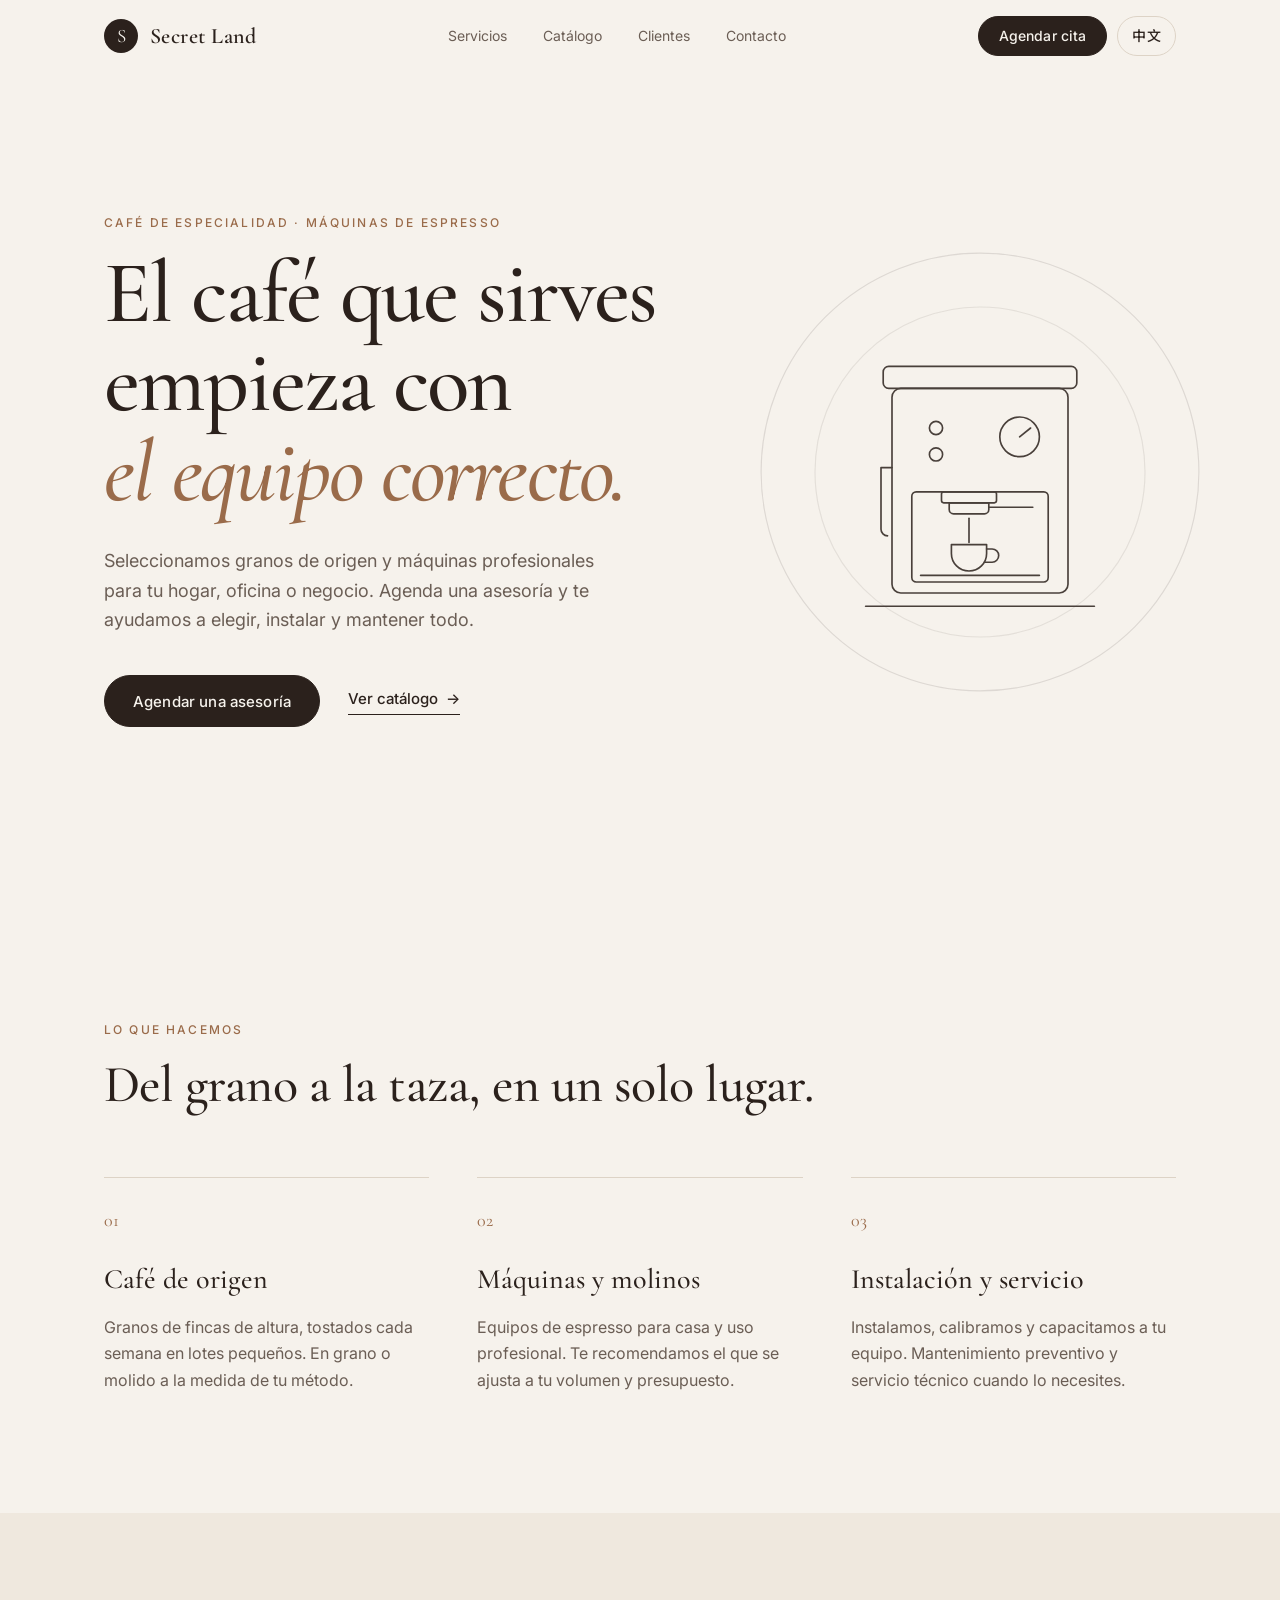
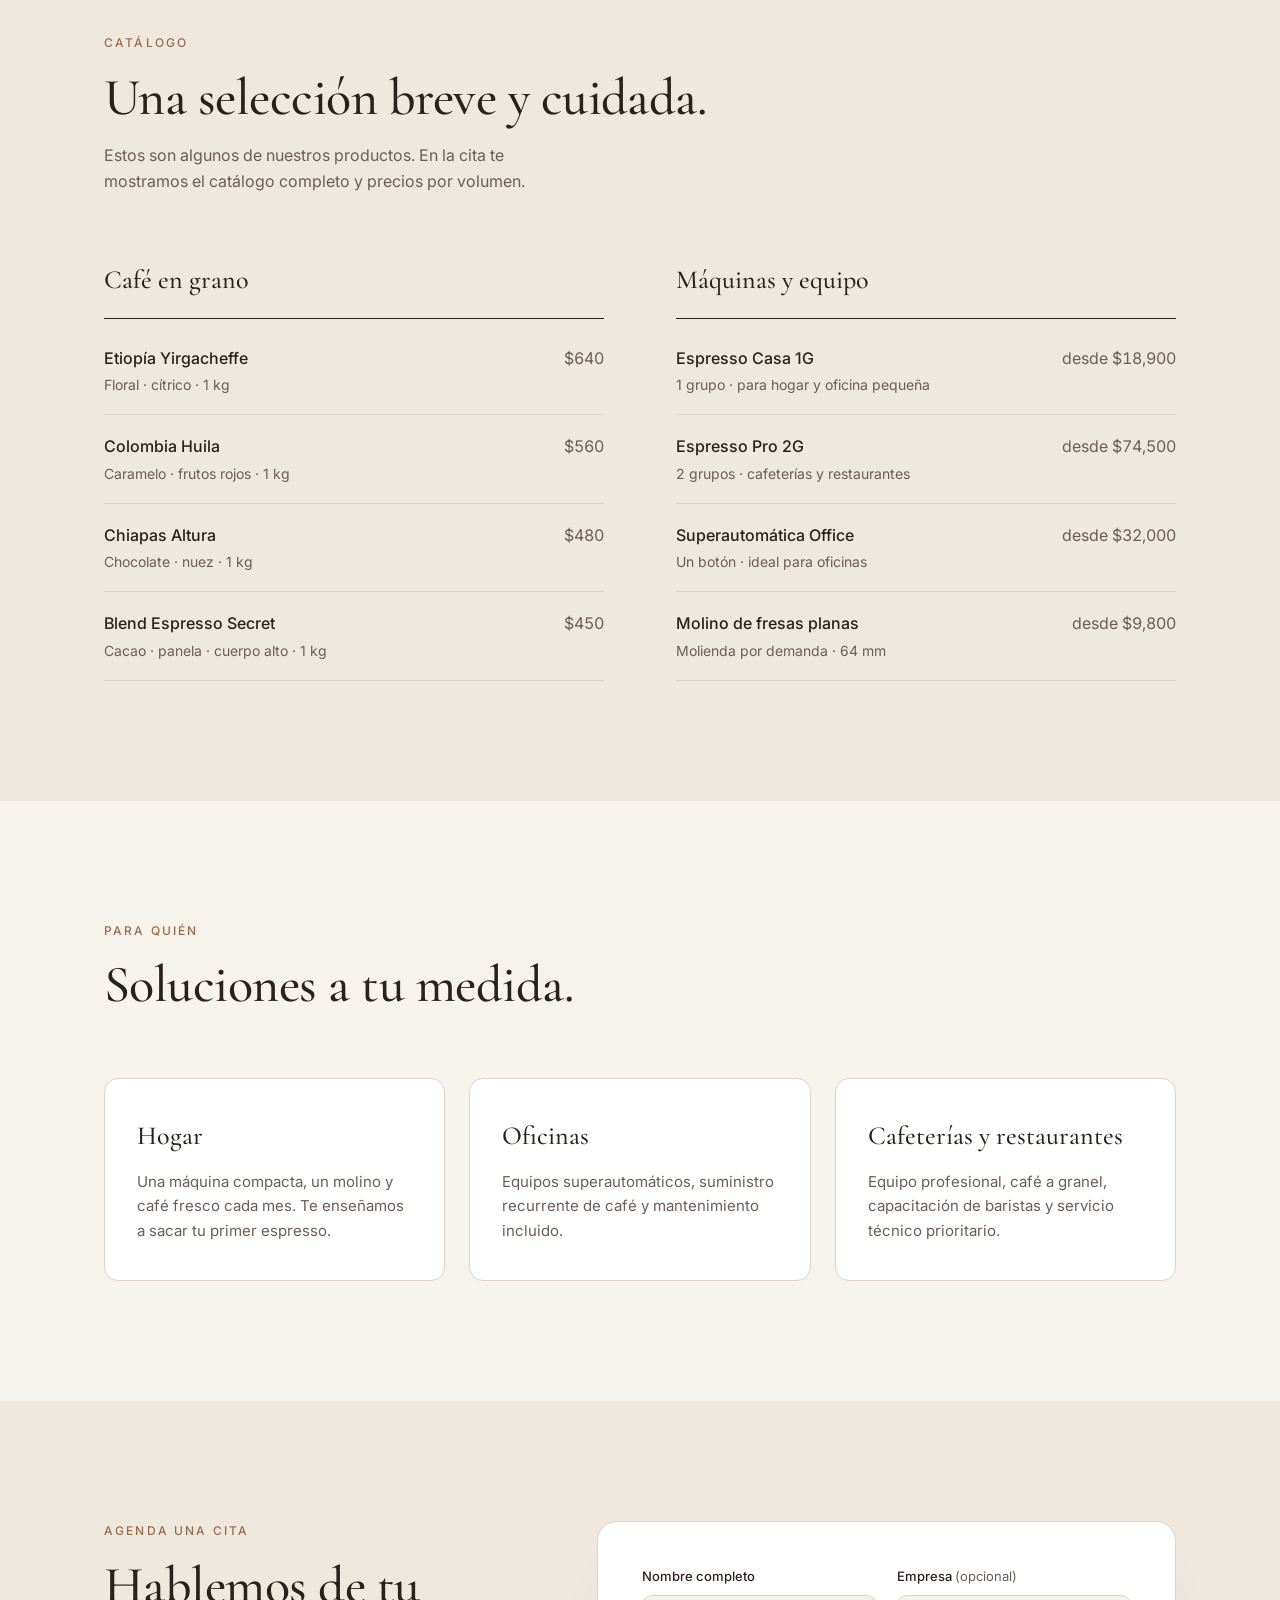
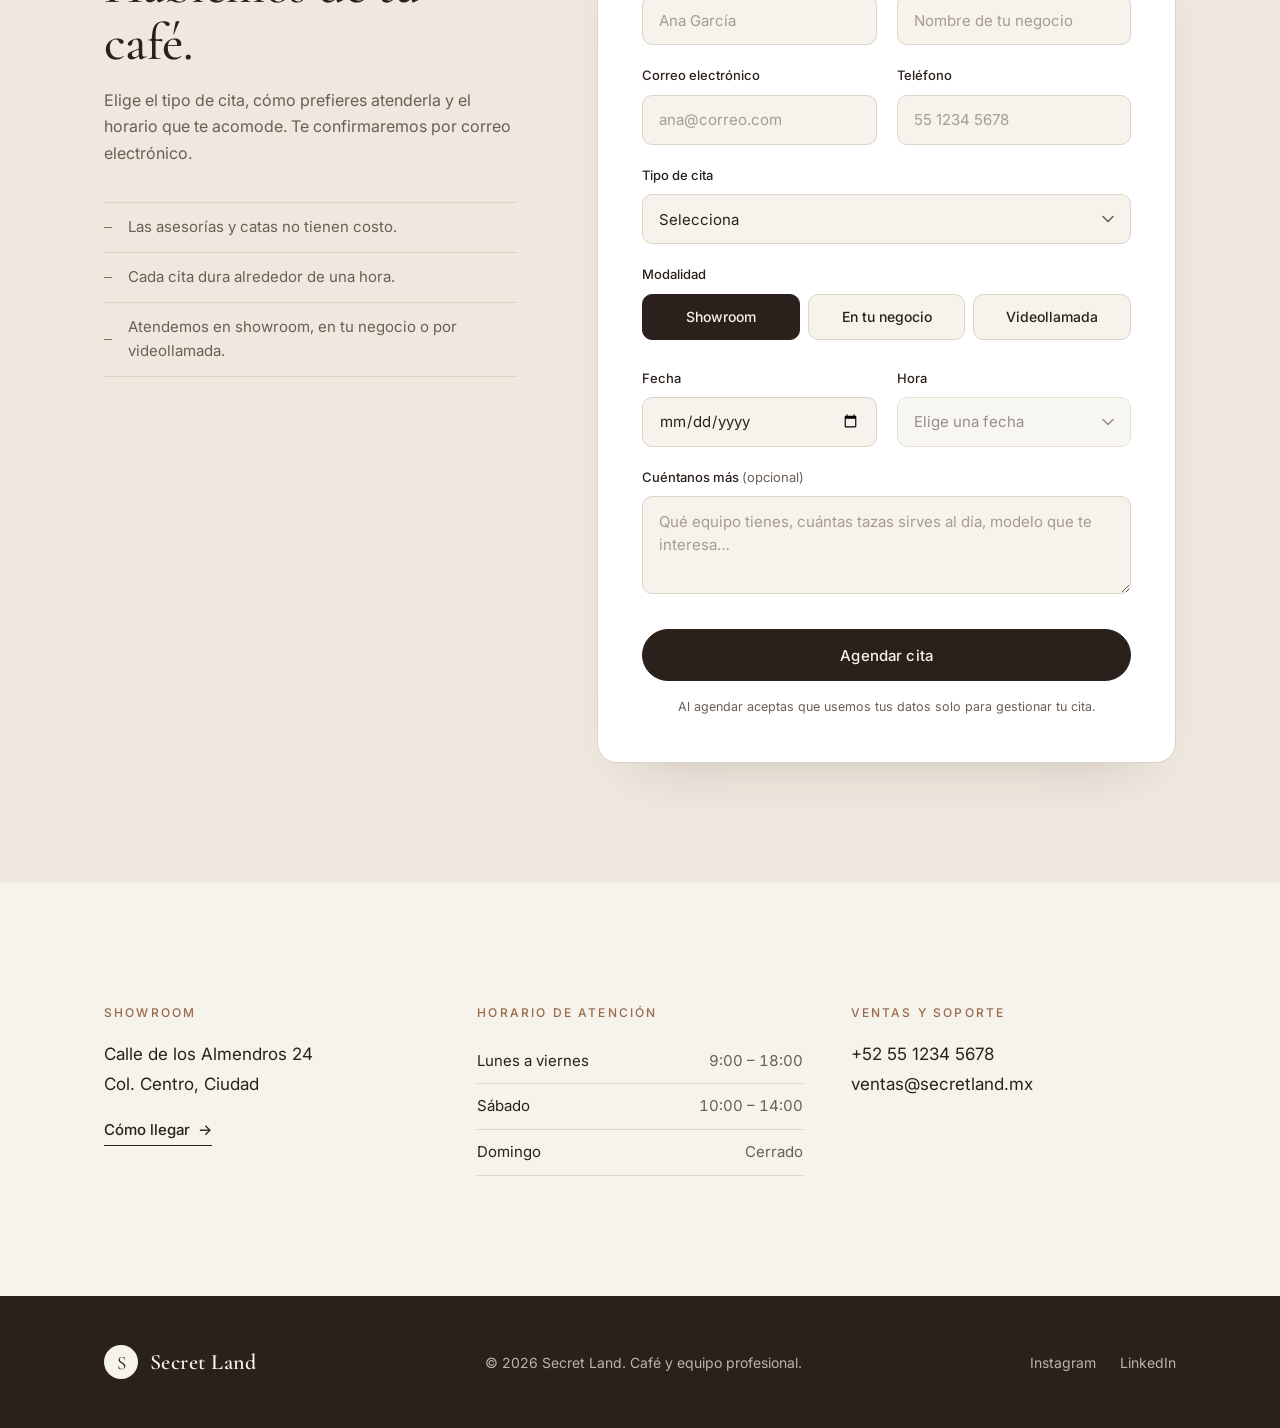
<file: index.html>
<!DOCTYPE html>
<html lang="es">
<head>
  <meta charset="UTF-8">
  <meta name="viewport" content="width=device-width, initial-scale=1.0">
  <title>Secret Land — Café de especialidad y máquinas de café</title>
  <meta name="description" content="Secret Land vende café de especialidad y máquinas de espresso para hogar, oficinas y negocios. Agenda una asesoría, demostración o servicio técnico en línea.">
  <link rel="preconnect" href="https://fonts.googleapis.com">
  <link rel="preconnect" href="https://fonts.gstatic.com" crossorigin>
  <link href="https://fonts.googleapis.com/css2?family=Cormorant+Garamond:ital,wght@0,400;0,500;0,600;1,400&family=Inter:wght@300;400;500;600&family=Noto+Sans+SC:wght@400;500&family=Noto+Serif+SC:wght@400;500;600&display=swap" rel="stylesheet">
  <link rel="stylesheet" href="styles.css">
  <link rel="icon" href="data:image/svg+xml,<svg xmlns='http://www.w3.org/2000/svg' viewBox='0 0 32 32'><circle cx='16' cy='16' r='15' fill='%232B211C'/><text x='16' y='21.5' font-family='Georgia,serif' font-size='15' fill='%23F5F1EA' text-anchor='middle'>S</text></svg>">
</head>
<body>

  <!-- Navegación -->
  <header class="nav" id="nav">
    <div class="container nav__inner">
      <a href="#inicio" class="brand" aria-label="Secret Land, inicio" data-i18n-aria="nav.home">
        <span class="brand__mark" aria-hidden="true">S</span>
        <span class="brand__name">Secret Land</span>
      </a>
      <nav class="nav__links" aria-label="Principal" data-i18n-aria="nav.main">
        <a href="#servicios" data-i18n="nav.services">Servicios</a>
        <a href="#catalogo" data-i18n="nav.catalog">Catálogo</a>
        <a href="#clientes" data-i18n="nav.clients">Clientes</a>
        <a href="#contacto" data-i18n="nav.contact">Contacto</a>
      </nav>
      <div class="nav__actions">
        <a href="#agendar" class="btn btn--small" data-i18n="nav.cta">Agendar cita</a>
        <button type="button" class="lang-toggle" id="lang-toggle" lang="zh-CN" aria-label="Cambiar idioma a chino mandarín" title="Cambiar idioma a chino mandarín">中文</button>
      </div>
    </div>
  </header>

  <main>
    <!-- Hero -->
    <section class="hero" id="inicio">
      <div class="container hero__inner">
        <p class="eyebrow reveal" data-i18n="hero.eyebrow">Café de especialidad · Máquinas de espresso</p>
        <h1 class="hero__title reveal" data-i18n-html="hero.title">El café que sirves<br>empieza con<br><em>el equipo correcto.</em></h1>
        <p class="hero__lead reveal" data-i18n="hero.lead">Seleccionamos granos de origen y máquinas profesionales para tu hogar, oficina o negocio. Agenda una asesoría y te ayudamos a elegir, instalar y mantener todo.</p>
        <div class="hero__actions reveal">
          <a href="#agendar" class="btn" data-i18n="hero.cta">Agendar una asesoría</a>
          <a href="#catalogo" class="link-arrow"><span data-i18n="hero.catalog">Ver catálogo</span> <span aria-hidden="true">→</span></a>
        </div>
      </div>
      <div class="hero__art" aria-hidden="true">
        <svg viewBox="0 0 400 400" fill="none" xmlns="http://www.w3.org/2000/svg">
          <circle cx="200" cy="200" r="199" stroke="currentColor" stroke-opacity=".14"/>
          <circle cx="200" cy="200" r="150" stroke="currentColor" stroke-opacity=".10"/>
          <g stroke="currentColor" stroke-width="1.5" stroke-linecap="round" stroke-linejoin="round">
            <!-- Calientatazas -->
            <rect x="112" y="104" width="176" height="20" rx="5"/>
            <!-- Cuerpo -->
            <path d="M128 124h144a8 8 0 0 1 8 8v170a8 8 0 0 1-8 8H128a8 8 0 0 1-8-8V132a8 8 0 0 1 8-8Z"/>
            <!-- Manómetro y botones -->
            <circle cx="236" cy="168" r="18"/>
            <path d="M236 168l10-8"/>
            <circle cx="160" cy="160" r="6"/>
            <circle cx="160" cy="184" r="6"/>
            <!-- Hueco de extracción -->
            <rect x="138" y="218" width="124" height="82" rx="4"/>
            <!-- Grupo y portafiltro -->
            <rect x="165" y="218" width="50" height="10" rx="2"/>
            <path d="M172 228h36v6a4 4 0 0 1-4 4h-28a4 4 0 0 1-4-4v-6Z"/>
            <path d="M208 232h40"/>
            <!-- Chorro de café -->
            <path class="pour" d="M190 242v22"/>
            <!-- Taza -->
            <path d="M174 266h32v8a16 16 0 0 1-32 0v-8Z"/>
            <path d="M206 270h5a6 6 0 0 1 0 12h-7"/>
            <!-- Bandeja -->
            <path d="M146 294h108"/>
            <!-- Vaporizador -->
            <path d="M120 196h-10v56a6 6 0 0 0 6 6"/>
            <!-- Base -->
            <path d="M96 322h208"/>
          </g>
        </svg>
      </div>
    </section>

    <!-- Servicios -->
    <section class="section" id="servicios">
      <div class="container">
        <div class="section__head reveal">
          <p class="eyebrow" data-i18n="services.eyebrow">Lo que hacemos</p>
          <h2 class="section__title" data-i18n="services.title">Del grano a la taza, en un solo lugar.</h2>
        </div>
        <div class="features">
          <article class="feature reveal">
            <span class="feature__num">01</span>
            <h3 data-i18n="services.1.title">Café de origen</h3>
            <p data-i18n="services.1.text">Granos de fincas de altura, tostados cada semana en lotes pequeños. En grano o molido a la medida de tu método.</p>
          </article>
          <article class="feature reveal">
            <span class="feature__num">02</span>
            <h3 data-i18n="services.2.title">Máquinas y molinos</h3>
            <p data-i18n="services.2.text">Equipos de espresso para casa y uso profesional. Te recomendamos el que se ajusta a tu volumen y presupuesto.</p>
          </article>
          <article class="feature reveal">
            <span class="feature__num">03</span>
            <h3 data-i18n="services.3.title">Instalación y servicio</h3>
            <p data-i18n="services.3.text">Instalamos, calibramos y capacitamos a tu equipo. Mantenimiento preventivo y servicio técnico cuando lo necesites.</p>
          </article>
        </div>
      </div>
    </section>

    <!-- Catálogo -->
    <section class="section section--alt" id="catalogo">
      <div class="container">
        <div class="section__head reveal">
          <p class="eyebrow" data-i18n="catalog.eyebrow">Catálogo</p>
          <h2 class="section__title" data-i18n="catalog.title">Una selección breve y cuidada.</h2>
          <p class="section__lead" data-i18n="catalog.lead">Estos son algunos de nuestros productos. En la cita te mostramos el catálogo completo y precios por volumen.</p>
        </div>
        <div class="catalog__grid">
          <div class="catalog__col reveal">
            <h3 class="catalog__cat" data-i18n="catalog.beans">Café en grano</h3>
            <ul class="catalog__list">
              <li>
                <div><span class="item__name" data-i18n="catalog.b1.name">Etiopía Yirgacheffe</span><span class="item__meta" data-i18n="catalog.b1.meta">Floral · cítrico · 1 kg</span></div>
                <span class="item__price">$640</span>
              </li>
              <li>
                <div><span class="item__name" data-i18n="catalog.b2.name">Colombia Huila</span><span class="item__meta" data-i18n="catalog.b2.meta">Caramelo · frutos rojos · 1 kg</span></div>
                <span class="item__price">$560</span>
              </li>
              <li>
                <div><span class="item__name" data-i18n="catalog.b3.name">Chiapas Altura</span><span class="item__meta" data-i18n="catalog.b3.meta">Chocolate · nuez · 1 kg</span></div>
                <span class="item__price">$480</span>
              </li>
              <li>
                <div><span class="item__name" data-i18n="catalog.b4.name">Blend Espresso Secret</span><span class="item__meta" data-i18n="catalog.b4.meta">Cacao · panela · cuerpo alto · 1 kg</span></div>
                <span class="item__price">$450</span>
              </li>
            </ul>
          </div>
          <div class="catalog__col reveal">
            <h3 class="catalog__cat" data-i18n="catalog.machines">Máquinas y equipo</h3>
            <ul class="catalog__list">
              <li>
                <div><span class="item__name" data-i18n="catalog.m1.name">Espresso Casa 1G</span><span class="item__meta" data-i18n="catalog.m1.meta">1 grupo · para hogar y oficina pequeña</span></div>
                <span class="item__price" data-i18n="catalog.m1.price">desde $18,900</span>
              </li>
              <li>
                <div><span class="item__name" data-i18n="catalog.m2.name">Espresso Pro 2G</span><span class="item__meta" data-i18n="catalog.m2.meta">2 grupos · cafeterías y restaurantes</span></div>
                <span class="item__price" data-i18n="catalog.m2.price">desde $74,500</span>
              </li>
              <li>
                <div><span class="item__name" data-i18n="catalog.m3.name">Superautomática Office</span><span class="item__meta" data-i18n="catalog.m3.meta">Un botón · ideal para oficinas</span></div>
                <span class="item__price" data-i18n="catalog.m3.price">desde $32,000</span>
              </li>
              <li>
                <div><span class="item__name" data-i18n="catalog.m4.name">Molino de fresas planas</span><span class="item__meta" data-i18n="catalog.m4.meta">Molienda por demanda · 64 mm</span></div>
                <span class="item__price" data-i18n="catalog.m4.price">desde $9,800</span>
              </li>
            </ul>
          </div>
        </div>
      </div>
    </section>

    <!-- Clientes -->
    <section class="section" id="clientes">
      <div class="container">
        <div class="section__head reveal">
          <p class="eyebrow" data-i18n="clients.eyebrow">Para quién</p>
          <h2 class="section__title" data-i18n="clients.title">Soluciones a tu medida.</h2>
        </div>
        <div class="segments">
          <article class="segment reveal">
            <h3 data-i18n="clients.1.title">Hogar</h3>
            <p data-i18n="clients.1.text">Una máquina compacta, un molino y café fresco cada mes. Te enseñamos a sacar tu primer espresso.</p>
          </article>
          <article class="segment reveal">
            <h3 data-i18n="clients.2.title">Oficinas</h3>
            <p data-i18n="clients.2.text">Equipos superautomáticos, suministro recurrente de café y mantenimiento incluido.</p>
          </article>
          <article class="segment reveal">
            <h3 data-i18n="clients.3.title">Cafeterías y restaurantes</h3>
            <p data-i18n="clients.3.text">Equipo profesional, café a granel, capacitación de baristas y servicio técnico prioritario.</p>
          </article>
        </div>
      </div>
    </section>

    <!-- Agendar cita -->
    <section class="section section--alt" id="agendar">
      <div class="container booking">
        <div class="booking__intro reveal">
          <p class="eyebrow" data-i18n="booking.eyebrow">Agenda una cita</p>
          <h2 class="section__title" data-i18n="booking.title">Hablemos de tu café.</h2>
          <p class="section__lead" data-i18n="booking.lead">Elige el tipo de cita, cómo prefieres atenderla y el horario que te acomode. Te confirmaremos por correo electrónico.</p>
          <ul class="booking__notes">
            <li data-i18n="booking.note1">Las asesorías y catas no tienen costo.</li>
            <li data-i18n="booking.note2">Cada cita dura alrededor de una hora.</li>
            <li data-i18n="booking.note3">Atendemos en showroom, en tu negocio o por videollamada.</li>
          </ul>
        </div>

        <div class="booking__card reveal">
          <form class="form" id="booking-form" novalidate>
            <div class="form__row form__row--2">
              <div class="field">
                <label for="name" data-i18n="form.name">Nombre completo</label>
                <input type="text" id="name" name="name" autocomplete="name" required minlength="2" placeholder="Ana García" data-i18n-placeholder="form.name.ph">
                <p class="field__error" aria-live="polite"></p>
              </div>
              <div class="field">
                <label for="company"><span data-i18n="form.company">Empresa</span> <span class="optional" data-i18n="form.optional">(opcional)</span></label>
                <input type="text" id="company" name="company" autocomplete="organization" placeholder="Nombre de tu negocio" data-i18n-placeholder="form.company.ph">
              </div>
            </div>

            <div class="form__row form__row--2">
              <div class="field">
                <label for="email" data-i18n="form.email">Correo electrónico</label>
                <input type="email" id="email" name="email" autocomplete="email" required placeholder="ana@correo.com" data-i18n-placeholder="form.email.ph">
                <p class="field__error" aria-live="polite"></p>
              </div>
              <div class="field">
                <label for="phone" data-i18n="form.phone">Teléfono</label>
                <input type="tel" id="phone" name="phone" autocomplete="tel" required placeholder="55 1234 5678">
                <p class="field__error" aria-live="polite"></p>
              </div>
            </div>

            <div class="form__row">
              <div class="field">
                <label for="type" data-i18n="form.type">Tipo de cita</label>
                <select id="type" name="type" required>
                  <option value="" data-i18n="form.type.select">Selecciona</option>
                  <option value="asesoria" data-i18n="form.type.asesoria">Asesoría para elegir equipo</option>
                  <option value="demo" data-i18n="form.type.demo">Demostración de una máquina</option>
                  <option value="cata" data-i18n="form.type.cata">Cata de café</option>
                  <option value="servicio" data-i18n="form.type.servicio">Servicio técnico o mantenimiento</option>
                </select>
                <p class="field__error" aria-live="polite"></p>
              </div>
            </div>

            <fieldset class="form__row field">
              <legend data-i18n="form.mode">Modalidad</legend>
              <div class="choices">
                <label class="choice">
                  <input type="radio" name="mode" value="showroom" checked>
                  <span data-i18n="form.mode.showroom">Showroom</span>
                </label>
                <label class="choice">
                  <input type="radio" name="mode" value="visita">
                  <span data-i18n="form.mode.visita">En tu negocio</span>
                </label>
                <label class="choice">
                  <input type="radio" name="mode" value="video">
                  <span data-i18n="form.mode.video">Videollamada</span>
                </label>
              </div>
            </fieldset>

            <div class="form__row form__row--2">
              <div class="field">
                <label for="date" data-i18n="form.date">Fecha</label>
                <input type="date" id="date" name="date" required>
                <p class="field__error" aria-live="polite"></p>
              </div>
              <div class="field">
                <label for="time" data-i18n="form.time">Hora</label>
                <select id="time" name="time" required disabled>
                  <option value="">Elige una fecha</option>
                </select>
                <p class="field__error" aria-live="polite"></p>
              </div>
            </div>

            <div class="form__row">
              <div class="field">
                <label for="notes"><span data-i18n="form.notes">Cuéntanos más</span> <span class="optional" data-i18n="form.optional">(opcional)</span></label>
                <textarea id="notes" name="notes" rows="3" maxlength="400" placeholder="Qué equipo tienes, cuántas tazas sirves al día, modelo que te interesa…" data-i18n-placeholder="form.notes.ph"></textarea>
              </div>
            </div>

            <button type="submit" class="btn btn--block" data-i18n="form.submit">Agendar cita</button>
            <p class="form__legal" data-i18n="form.legal">Al agendar aceptas que usemos tus datos solo para gestionar tu cita.</p>
          </form>

          <div class="success" id="booking-success" hidden tabindex="-1">
            <div class="success__icon" aria-hidden="true">
              <svg viewBox="0 0 24 24" fill="none"><path d="M5 12.5l4.5 4.5L19 7.5" stroke="currentColor" stroke-width="1.8" stroke-linecap="round" stroke-linejoin="round"/></svg>
            </div>
            <h3 data-i18n="success.title">¡Cita agendada!</h3>
            <p id="success-summary"></p>
            <p class="success__small"><span data-i18n="success.sent">Te enviaremos la confirmación a</span> <strong id="success-email"></strong><span data-i18n="success.end">.</span></p>
            <button type="button" class="btn btn--ghost" id="booking-reset" data-i18n="success.again">Agendar otra cita</button>
          </div>
        </div>
      </div>
    </section>

    <!-- Contacto -->
    <section class="section" id="contacto">
      <div class="container visit">
        <div class="visit__block reveal">
          <p class="eyebrow" data-i18n="contact.showroom">Showroom</p>
          <p class="visit__text">Calle de los Almendros 24<br>Col. Centro, Ciudad</p>
          <a class="link-arrow" href="https://maps.google.com/?q=Calle+de+los+Almendros+24" target="_blank" rel="noopener"><span data-i18n="contact.directions">Cómo llegar</span> <span aria-hidden="true">→</span></a>
        </div>
        <div class="visit__block reveal">
          <p class="eyebrow" data-i18n="contact.hours">Horario de atención</p>
          <ul class="hours">
            <li><span data-i18n="contact.weekdays">Lunes a viernes</span><span>9:00 – 18:00</span></li>
            <li><span data-i18n="contact.saturday">Sábado</span><span>10:00 – 14:00</span></li>
            <li><span data-i18n="contact.sunday">Domingo</span><span data-i18n="contact.closed">Cerrado</span></li>
          </ul>
        </div>
        <div class="visit__block reveal">
          <p class="eyebrow" data-i18n="contact.sales">Ventas y soporte</p>
          <p class="visit__text">
            <a href="tel:+525512345678">+52 55 1234 5678</a><br>
            <a href="mailto:ventas@secretland.mx">ventas@secretland.mx</a>
          </p>
        </div>
      </div>
    </section>
  </main>

  <footer class="footer">
    <div class="container footer__inner">
      <a href="#inicio" class="brand brand--light" aria-label="Secret Land, inicio" data-i18n-aria="nav.home">
        <span class="brand__mark" aria-hidden="true">S</span>
        <span class="brand__name">Secret Land</span>
      </a>
      <p>© <span id="year"></span> Secret Land. <span data-i18n="footer.tagline">Café y equipo profesional.</span></p>
      <div class="footer__social">
        <a href="#" aria-label="Instagram">Instagram</a>
        <a href="#" aria-label="LinkedIn">LinkedIn</a>
      </div>
    </div>
  </footer>

  <script src="i18n.js"></script>
  <script src="script.js"></script>
</body>
</html>
</file>
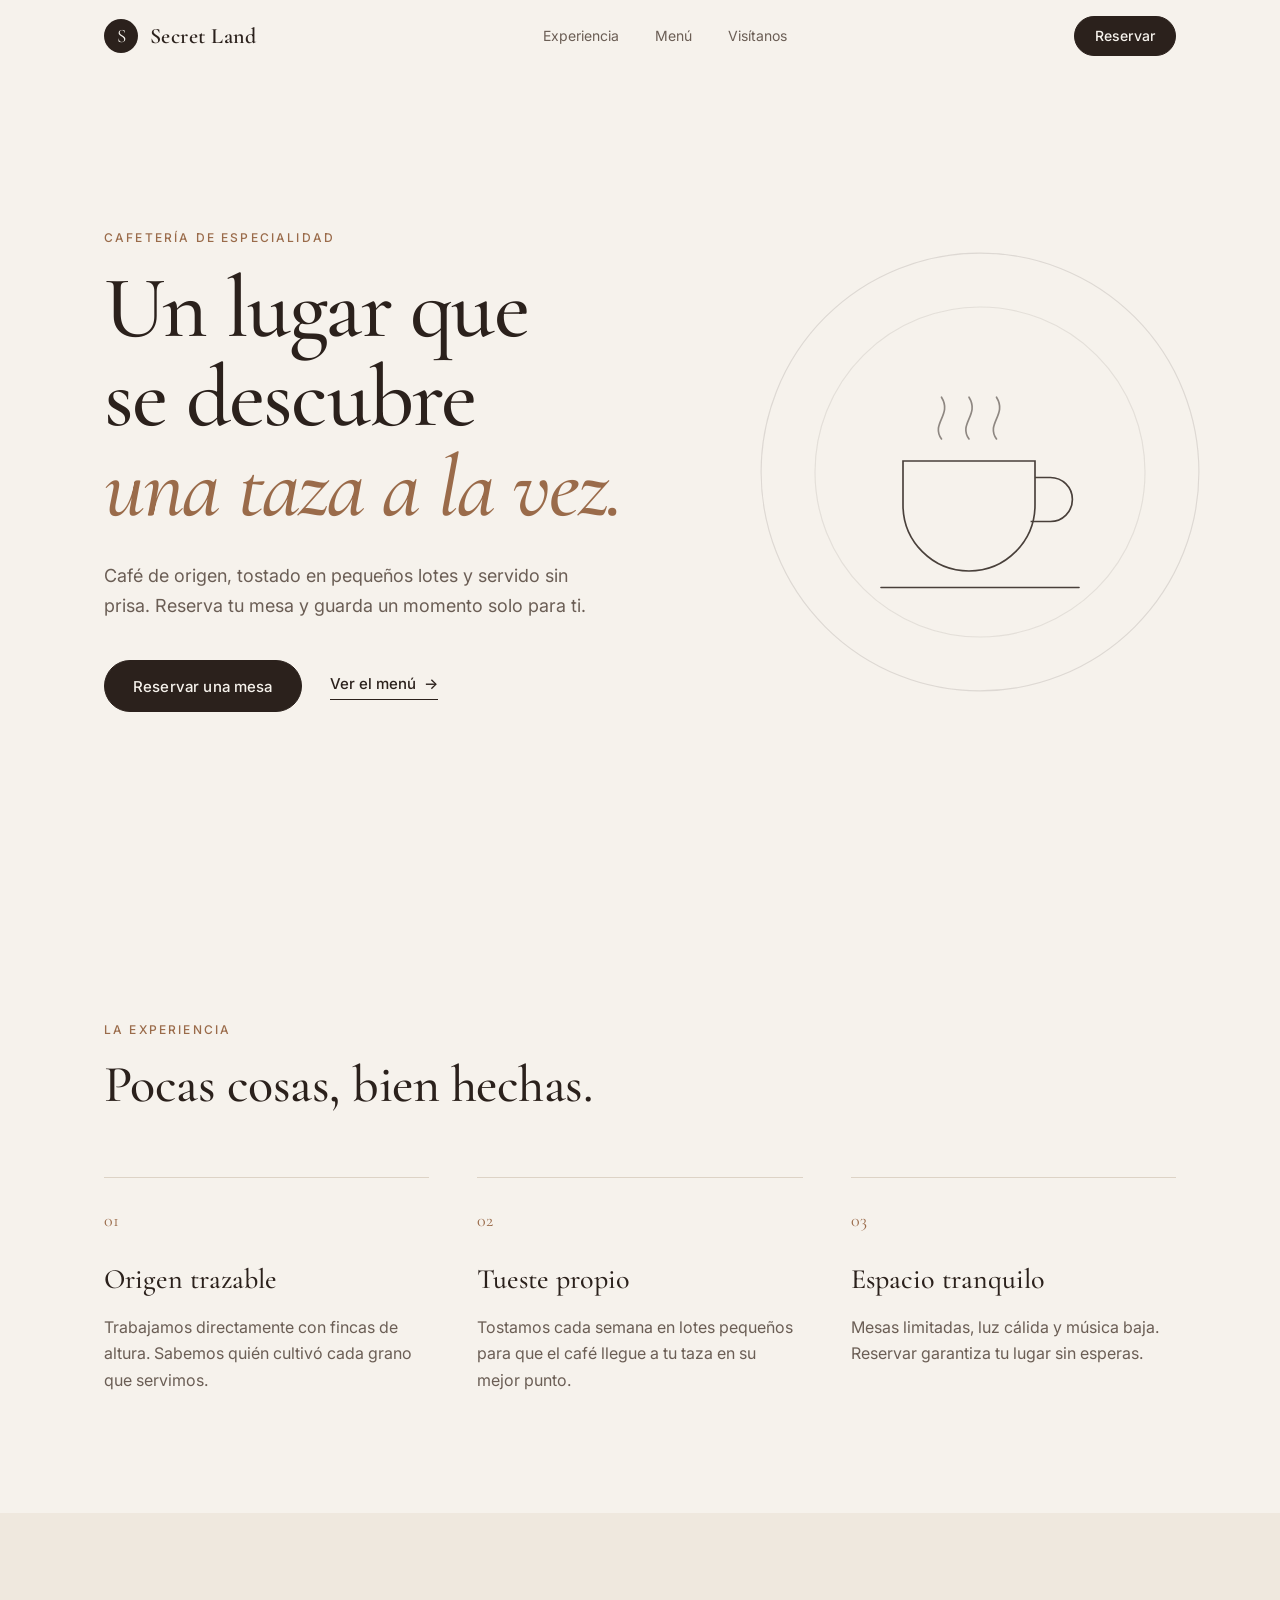
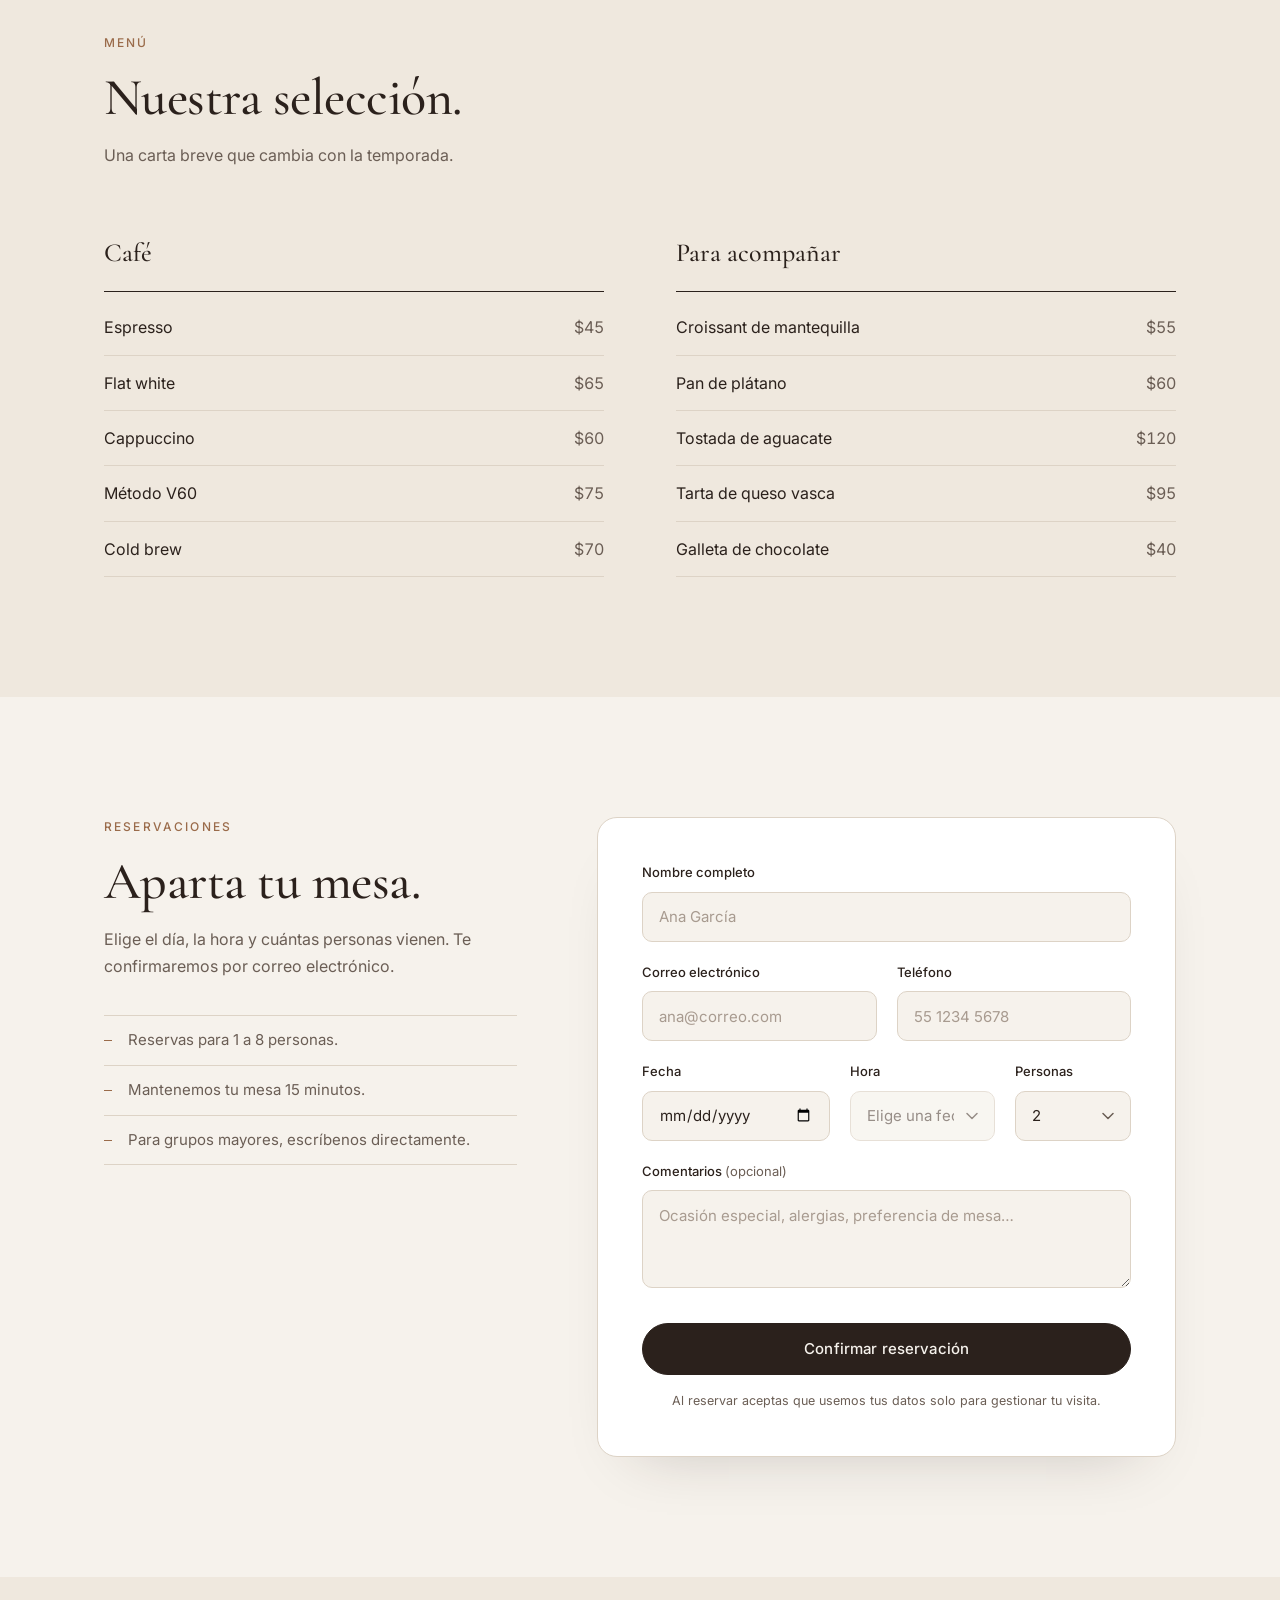
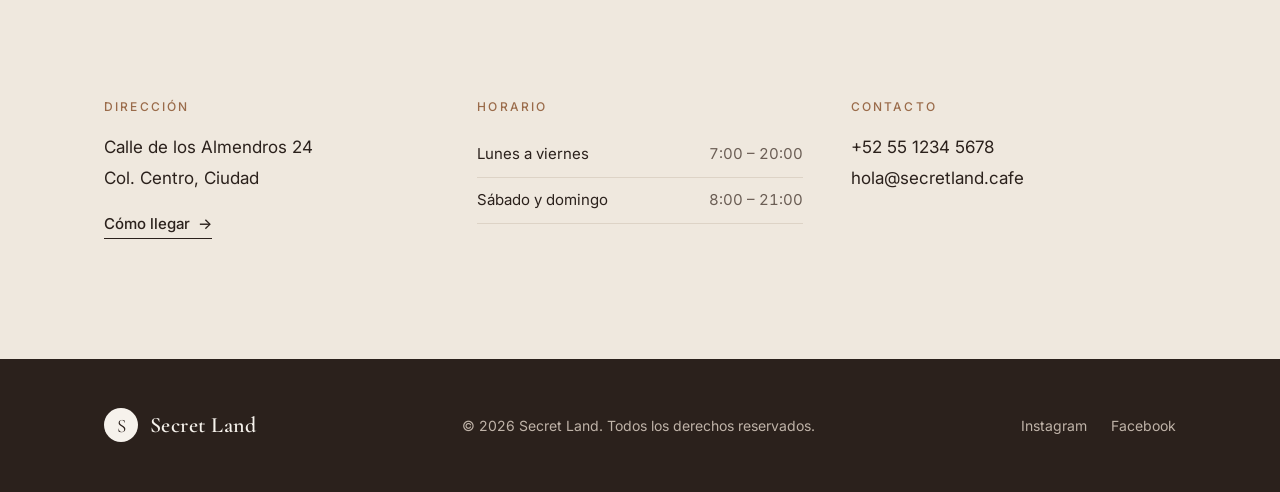
<file: Landing_page/index.html>
<!DOCTYPE html>
<html lang="es">
<head>
  <meta charset="UTF-8">
  <meta name="viewport" content="width=device-width, initial-scale=1.0">
  <title>Secret Land — Cafetería de especialidad</title>
  <meta name="description" content="Secret Land es una cafetería de especialidad. Reserva tu mesa en línea en menos de un minuto.">
  <link rel="preconnect" href="https://fonts.googleapis.com">
  <link rel="preconnect" href="https://fonts.gstatic.com" crossorigin>
  <link href="https://fonts.googleapis.com/css2?family=Cormorant+Garamond:ital,wght@0,400;0,500;0,600;1,400&family=Inter:wght@300;400;500;600&display=swap" rel="stylesheet">
  <link rel="stylesheet" href="styles.css">
  <link rel="icon" href="data:image/svg+xml,<svg xmlns='http://www.w3.org/2000/svg' viewBox='0 0 32 32'><circle cx='16' cy='16' r='15' fill='%232B211C'/><text x='16' y='21.5' font-family='Georgia,serif' font-size='15' fill='%23F5F1EA' text-anchor='middle'>S</text></svg>">
</head>
<body>

  <!-- Navegación -->
  <header class="nav" id="nav">
    <div class="container nav__inner">
      <a href="#inicio" class="brand" aria-label="Secret Land, inicio">
        <span class="brand__mark" aria-hidden="true">S</span>
        <span class="brand__name">Secret Land</span>
      </a>
      <nav class="nav__links" aria-label="Principal">
        <a href="#experiencia">Experiencia</a>
        <a href="#menu">Menú</a>
        <a href="#visitanos">Visítanos</a>
      </nav>
      <a href="#reservar" class="btn btn--small">Reservar</a>
    </div>
  </header>

  <main>
    <!-- Hero -->
    <section class="hero" id="inicio">
      <div class="container hero__inner">
        <p class="eyebrow reveal">Cafetería de especialidad</p>
        <h1 class="hero__title reveal">Un lugar que<br>se descubre<br><em>una taza a la vez.</em></h1>
        <p class="hero__lead reveal">Café de origen, tostado en pequeños lotes y servido sin prisa. Reserva tu mesa y guarda un momento solo para ti.</p>
        <div class="hero__actions reveal">
          <a href="#reservar" class="btn">Reservar una mesa</a>
          <a href="#menu" class="link-arrow">Ver el menú <span aria-hidden="true">→</span></a>
        </div>
      </div>
      <div class="hero__art" aria-hidden="true">
        <svg viewBox="0 0 400 400" fill="none" xmlns="http://www.w3.org/2000/svg">
          <circle cx="200" cy="200" r="199" stroke="currentColor" stroke-opacity=".14"/>
          <circle cx="200" cy="200" r="150" stroke="currentColor" stroke-opacity=".10"/>
          <path d="M130 190h120v40a60 60 0 0 1-60 60 60 60 0 0 1-60-60v-40Z" stroke="currentColor" stroke-width="1.5"/>
          <path d="M250 205h14a20 20 0 0 1 0 40h-18" stroke="currentColor" stroke-width="1.5"/>
          <path d="M110 305h180" stroke="currentColor" stroke-width="1.5" stroke-linecap="round"/>
          <path class="steam" d="M165 170c-10-14 10-22 0-38" stroke="currentColor" stroke-width="1.5" stroke-linecap="round"/>
          <path class="steam steam--2" d="M190 170c-10-14 10-22 0-38" stroke="currentColor" stroke-width="1.5" stroke-linecap="round"/>
          <path class="steam steam--3" d="M215 170c-10-14 10-22 0-38" stroke="currentColor" stroke-width="1.5" stroke-linecap="round"/>
        </svg>
      </div>
    </section>

    <!-- Experiencia -->
    <section class="section" id="experiencia">
      <div class="container">
        <div class="section__head reveal">
          <p class="eyebrow">La experiencia</p>
          <h2 class="section__title">Pocas cosas, bien hechas.</h2>
        </div>
        <div class="features">
          <article class="feature reveal">
            <span class="feature__num">01</span>
            <h3>Origen trazable</h3>
            <p>Trabajamos directamente con fincas de altura. Sabemos quién cultivó cada grano que servimos.</p>
          </article>
          <article class="feature reveal">
            <span class="feature__num">02</span>
            <h3>Tueste propio</h3>
            <p>Tostamos cada semana en lotes pequeños para que el café llegue a tu taza en su mejor punto.</p>
          </article>
          <article class="feature reveal">
            <span class="feature__num">03</span>
            <h3>Espacio tranquilo</h3>
            <p>Mesas limitadas, luz cálida y música baja. Reservar garantiza tu lugar sin esperas.</p>
          </article>
        </div>
      </div>
    </section>

    <!-- Menú -->
    <section class="section section--alt" id="menu">
      <div class="container menu">
        <div class="section__head reveal">
          <p class="eyebrow">Menú</p>
          <h2 class="section__title">Nuestra selección.</h2>
          <p class="section__lead">Una carta breve que cambia con la temporada.</p>
        </div>
        <div class="menu__grid">
          <div class="menu__col reveal">
            <h3 class="menu__cat">Café</h3>
            <ul class="menu__list">
              <li><span>Espresso</span><span class="dots"></span><span>$45</span></li>
              <li><span>Flat white</span><span class="dots"></span><span>$65</span></li>
              <li><span>Cappuccino</span><span class="dots"></span><span>$60</span></li>
              <li><span>Método V60</span><span class="dots"></span><span>$75</span></li>
              <li><span>Cold brew</span><span class="dots"></span><span>$70</span></li>
            </ul>
          </div>
          <div class="menu__col reveal">
            <h3 class="menu__cat">Para acompañar</h3>
            <ul class="menu__list">
              <li><span>Croissant de mantequilla</span><span class="dots"></span><span>$55</span></li>
              <li><span>Pan de plátano</span><span class="dots"></span><span>$60</span></li>
              <li><span>Tostada de aguacate</span><span class="dots"></span><span>$120</span></li>
              <li><span>Tarta de queso vasca</span><span class="dots"></span><span>$95</span></li>
              <li><span>Galleta de chocolate</span><span class="dots"></span><span>$40</span></li>
            </ul>
          </div>
        </div>
      </div>
    </section>

    <!-- Reservación -->
    <section class="section" id="reservar">
      <div class="container booking">
        <div class="booking__intro reveal">
          <p class="eyebrow">Reservaciones</p>
          <h2 class="section__title">Aparta tu mesa.</h2>
          <p class="section__lead">Elige el día, la hora y cuántas personas vienen. Te confirmaremos por correo electrónico.</p>
          <ul class="booking__notes">
            <li>Reservas para 1 a 8 personas.</li>
            <li>Mantenemos tu mesa 15 minutos.</li>
            <li>Para grupos mayores, escríbenos directamente.</li>
          </ul>
        </div>

        <div class="booking__card reveal">
          <form class="form" id="booking-form" novalidate>
            <div class="form__row">
              <div class="field">
                <label for="name">Nombre completo</label>
                <input type="text" id="name" name="name" autocomplete="name" required minlength="2" placeholder="Ana García">
                <p class="field__error" aria-live="polite"></p>
              </div>
            </div>

            <div class="form__row form__row--2">
              <div class="field">
                <label for="email">Correo electrónico</label>
                <input type="email" id="email" name="email" autocomplete="email" required placeholder="ana@correo.com">
                <p class="field__error" aria-live="polite"></p>
              </div>
              <div class="field">
                <label for="phone">Teléfono</label>
                <input type="tel" id="phone" name="phone" autocomplete="tel" required placeholder="55 1234 5678">
                <p class="field__error" aria-live="polite"></p>
              </div>
            </div>

            <div class="form__row form__row--3">
              <div class="field">
                <label for="date">Fecha</label>
                <input type="date" id="date" name="date" required>
                <p class="field__error" aria-live="polite"></p>
              </div>
              <div class="field">
                <label for="time">Hora</label>
                <select id="time" name="time" required disabled>
                  <option value="">Elige una fecha</option>
                </select>
                <p class="field__error" aria-live="polite"></p>
              </div>
              <div class="field">
                <label for="guests">Personas</label>
                <select id="guests" name="guests" required>
                  <option value="1">1</option>
                  <option value="2" selected>2</option>
                  <option value="3">3</option>
                  <option value="4">4</option>
                  <option value="5">5</option>
                  <option value="6">6</option>
                  <option value="7">7</option>
                  <option value="8">8</option>
                </select>
                <p class="field__error" aria-live="polite"></p>
              </div>
            </div>

            <div class="form__row">
              <div class="field">
                <label for="notes">Comentarios <span class="optional">(opcional)</span></label>
                <textarea id="notes" name="notes" rows="3" maxlength="300" placeholder="Ocasión especial, alergias, preferencia de mesa…"></textarea>
              </div>
            </div>

            <button type="submit" class="btn btn--block">Confirmar reservación</button>
            <p class="form__legal">Al reservar aceptas que usemos tus datos solo para gestionar tu visita.</p>
          </form>

          <div class="success" id="booking-success" hidden tabindex="-1">
            <div class="success__icon" aria-hidden="true">
              <svg viewBox="0 0 24 24" fill="none"><path d="M5 12.5l4.5 4.5L19 7.5" stroke="currentColor" stroke-width="1.8" stroke-linecap="round" stroke-linejoin="round"/></svg>
            </div>
            <h3>¡Reservación recibida!</h3>
            <p id="success-summary"></p>
            <p class="success__small">Te enviaremos la confirmación a <strong id="success-email"></strong>.</p>
            <button type="button" class="btn btn--ghost" id="booking-reset">Hacer otra reservación</button>
          </div>
        </div>
      </div>
    </section>

    <!-- Visítanos -->
    <section class="section section--alt" id="visitanos">
      <div class="container visit">
        <div class="visit__block reveal">
          <p class="eyebrow">Dirección</p>
          <p class="visit__text">Calle de los Almendros 24<br>Col. Centro, Ciudad</p>
          <a class="link-arrow" href="https://maps.google.com/?q=Calle+de+los+Almendros+24" target="_blank" rel="noopener">Cómo llegar <span aria-hidden="true">→</span></a>
        </div>
        <div class="visit__block reveal">
          <p class="eyebrow">Horario</p>
          <ul class="hours">
            <li><span>Lunes a viernes</span><span>7:00 – 20:00</span></li>
            <li><span>Sábado y domingo</span><span>8:00 – 21:00</span></li>
          </ul>
        </div>
        <div class="visit__block reveal">
          <p class="eyebrow">Contacto</p>
          <p class="visit__text">
            <a href="tel:+525512345678">+52 55 1234 5678</a><br>
            <a href="mailto:hola@secretland.cafe">hola@secretland.cafe</a>
          </p>
        </div>
      </div>
    </section>
  </main>

  <footer class="footer">
    <div class="container footer__inner">
      <a href="#inicio" class="brand brand--light">
        <span class="brand__mark" aria-hidden="true">S</span>
        <span class="brand__name">Secret Land</span>
      </a>
      <p>© <span id="year"></span> Secret Land. Todos los derechos reservados.</p>
      <div class="footer__social">
        <a href="#" aria-label="Instagram">Instagram</a>
        <a href="#" aria-label="Facebook">Facebook</a>
      </div>
    </div>
  </footer>

  <script src="script.js"></script>
</body>
</html>
</file>
<file: styles.css>
/* ==========================================================
   Secret Land — Landing page
   ========================================================== */

:root {
  --bg: #F6F2EC;
  --bg-alt: #EFE8DE;
  --surface: #FFFFFF;
  --ink: #2B211C;
  --ink-soft: #6B5E55;
  --line: #DDD3C6;
  --accent: #9A6B4A;
  --accent-dark: #7C543A;
  --error: #A33B2B;

  --font-display: "Cormorant Garamond", Georgia, serif;
  --font-body: "Inter", system-ui, -apple-system, "Segoe UI", sans-serif;

  --radius: 14px;
  --container: 1120px;
  --nav-h: 72px;
  --ease: cubic-bezier(.2, .7, .2, 1);
}

*,
*::before,
*::after { box-sizing: border-box; }

html {
  scroll-behavior: smooth;
  scroll-padding-top: var(--nav-h);
}

body {
  margin: 0;
  background: var(--bg);
  color: var(--ink);
  font-family: var(--font-body);
  font-size: 16px;
  line-height: 1.65;
  -webkit-font-smoothing: antialiased;
}

img, svg { display: block; max-width: 100%; }
a { color: inherit; text-decoration: none; }
ul { margin: 0; padding: 0; list-style: none; }
h1, h2, h3, p { margin: 0; }

.container {
  width: 100%;
  max-width: var(--container);
  margin: 0 auto;
  padding: 0 24px;
}

/* ---------- Tipografía ---------- */
.eyebrow {
  font-size: 12px;
  font-weight: 500;
  letter-spacing: .18em;
  text-transform: uppercase;
  color: var(--accent);
  margin-bottom: 16px;
}

.section__title {
  font-family: var(--font-display);
  font-weight: 500;
  font-size: clamp(34px, 5vw, 52px);
  line-height: 1.1;
  letter-spacing: -.01em;
}

.section__lead {
  margin-top: 16px;
  color: var(--ink-soft);
  max-width: 44ch;
}

/* ---------- Botones y enlaces ---------- */
.btn {
  display: inline-flex;
  align-items: center;
  justify-content: center;
  gap: 8px;
  height: 52px;
  padding: 0 28px;
  border: 1px solid var(--ink);
  border-radius: 999px;
  background: var(--ink);
  color: var(--bg);
  font: 500 15px/1 var(--font-body);
  letter-spacing: .01em;
  cursor: pointer;
  transition: background .25s var(--ease), color .25s var(--ease), transform .25s var(--ease);
}
.btn:hover { background: var(--accent-dark); border-color: var(--accent-dark); }
.btn:active { transform: translateY(1px); }
.btn:focus-visible,
.link-arrow:focus-visible,
.nav__links a:focus-visible {
  outline: 2px solid var(--accent);
  outline-offset: 3px;
}

.btn--small { height: 40px; padding: 0 20px; font-size: 14px; }
.btn--block { width: 100%; }
.btn--ghost { background: transparent; color: var(--ink); }
.btn--ghost:hover { background: var(--ink); color: var(--bg); border-color: var(--ink); }
.btn[disabled] { opacity: .6; cursor: wait; }

.link-arrow {
  display: inline-flex;
  align-items: center;
  gap: 8px;
  font-weight: 500;
  font-size: 15px;
  border-bottom: 1px solid currentColor;
  padding-bottom: 2px;
}
.link-arrow span[aria-hidden] { transition: transform .25s var(--ease); }
.link-arrow:hover span[aria-hidden] { transform: translateX(4px); }

/* ---------- Navegación ---------- */
.nav {
  position: fixed;
  inset: 0 0 auto 0;
  height: var(--nav-h);
  z-index: 50;
  transition: background .3s var(--ease), box-shadow .3s var(--ease);
}
.nav.is-scrolled {
  background: rgba(246, 242, 236, .88);
  backdrop-filter: blur(12px);
  -webkit-backdrop-filter: blur(12px);
  box-shadow: 0 1px 0 var(--line);
}
.nav__inner {
  height: 100%;
  display: flex;
  align-items: center;
  justify-content: space-between;
  gap: 24px;
}
.nav__links { display: flex; gap: 36px; font-size: 14px; }
.nav__links a { color: var(--ink-soft); transition: color .2s; }
.nav__links a:hover { color: var(--ink); }
.nav__actions { display: flex; align-items: center; gap: 10px; }

.lang-toggle {
  display: inline-flex;
  align-items: center;
  justify-content: center;
  min-width: 52px;
  height: 40px;
  padding: 0 14px;
  border: 1px solid var(--line);
  border-radius: 999px;
  background: transparent;
  color: var(--ink);
  font: 500 14px/1 "Inter", "Noto Sans SC", system-ui, sans-serif;
  letter-spacing: .02em;
  cursor: pointer;
  transition: border-color .2s var(--ease), background .2s var(--ease);
}
.lang-toggle:hover { border-color: var(--ink); }
.lang-toggle:focus-visible { outline: 2px solid var(--accent); outline-offset: 3px; }

.brand { display: inline-flex; align-items: center; gap: 12px; }
.brand__mark {
  display: grid;
  place-items: center;
  width: 34px;
  height: 34px;
  border-radius: 50%;
  background: var(--ink);
  color: var(--bg);
  font-family: var(--font-display);
  font-size: 19px;
  line-height: 1;
}
.brand__name {
  font-family: var(--font-display);
  font-size: 22px;
  font-weight: 600;
  letter-spacing: .02em;
}

/* ---------- Hero ---------- */
.hero {
  position: relative;
  min-height: 100vh;
  min-height: 100svh;
  display: flex;
  align-items: center;
  padding: calc(var(--nav-h) + 48px) 0 80px;
  overflow: hidden;
}
.hero__inner { position: relative; z-index: 1; }
.hero__title {
  font-family: var(--font-display);
  font-weight: 500;
  font-size: clamp(44px, 7.5vw, 88px);
  line-height: 1.02;
  letter-spacing: -.02em;
}
.hero__title em { font-style: italic; color: var(--accent); }
.hero__lead {
  margin-top: 28px;
  max-width: 46ch;
  font-size: 18px;
  color: var(--ink-soft);
}
.hero__actions {
  margin-top: 40px;
  display: flex;
  align-items: center;
  flex-wrap: wrap;
  gap: 28px;
}
.hero__art {
  position: absolute;
  right: max(24px, calc((100vw - var(--container)) / 2));
  top: 50%;
  transform: translateY(-45%);
  width: min(38vw, 440px);
  color: var(--ink);
  opacity: .85;
}
.pour {
  stroke-dasharray: 22;
  animation: pour 2.8s ease-in-out infinite;
}
@keyframes pour {
  0%   { stroke-dashoffset: 22; opacity: 0; }
  20%  { opacity: 1; }
  60%  { stroke-dashoffset: 0; opacity: 1; }
  100% { stroke-dashoffset: -22; opacity: 0; }
}

/* ---------- Secciones ---------- */
.section { padding: 120px 0; }
.section--alt { background: var(--bg-alt); }
.section__head { margin-bottom: 64px; }

/* Servicios */
.features {
  display: grid;
  grid-template-columns: repeat(3, 1fr);
  gap: 48px;
}
.feature {
  padding-top: 28px;
  border-top: 1px solid var(--line);
}
.feature__num {
  display: block;
  font-family: var(--font-display);
  font-size: 18px;
  color: var(--accent);
  margin-bottom: 20px;
}
.feature h3 {
  font-family: var(--font-display);
  font-size: 28px;
  font-weight: 500;
  margin-bottom: 12px;
}
.feature p { color: var(--ink-soft); }

/* Catálogo */
.catalog__grid {
  display: grid;
  grid-template-columns: repeat(2, 1fr);
  gap: 72px;
}
.catalog__cat {
  font-family: var(--font-display);
  font-size: 26px;
  font-weight: 500;
  padding-bottom: 16px;
  margin-bottom: 8px;
  border-bottom: 1px solid var(--ink);
}
.catalog__list li {
  display: flex;
  align-items: baseline;
  justify-content: space-between;
  gap: 16px;
  padding: 18px 0;
  border-bottom: 1px solid var(--line);
}
.item__name { display: block; font-weight: 500; }
.item__meta { display: block; margin-top: 2px; font-size: 14px; color: var(--ink-soft); }
.item__price {
  flex-shrink: 0;
  font-variant-numeric: tabular-nums;
  color: var(--ink-soft);
  white-space: nowrap;
}

/* Clientes */
.segments {
  display: grid;
  grid-template-columns: repeat(3, 1fr);
  gap: 24px;
}
.segment {
  padding: 36px 32px;
  background: var(--surface);
  border: 1px solid var(--line);
  border-radius: var(--radius);
  transition: border-color .25s var(--ease), transform .25s var(--ease);
}
.segment:hover { border-color: var(--accent); transform: translateY(-2px); }
.segment h3 {
  font-family: var(--font-display);
  font-size: 26px;
  font-weight: 500;
  margin-bottom: 12px;
}
.segment p { color: var(--ink-soft); font-size: 15px; }

/* Agendar cita */
.booking {
  display: grid;
  grid-template-columns: 5fr 7fr;
  gap: 80px;
  align-items: start;
}
.booking__intro { position: sticky; top: calc(var(--nav-h) + 32px); }
.booking__notes { margin-top: 36px; }
.booking__notes li {
  position: relative;
  padding: 12px 0 12px 24px;
  border-top: 1px solid var(--line);
  font-size: 15px;
  color: var(--ink-soft);
}
.booking__notes li:last-child { border-bottom: 1px solid var(--line); }
.booking__notes li::before {
  content: "";
  position: absolute;
  left: 0;
  top: 50%;
  width: 8px;
  height: 1px;
  background: var(--accent);
}

.booking__card {
  background: var(--surface);
  border: 1px solid var(--line);
  border-radius: calc(var(--radius) + 6px);
  padding: 44px;
  box-shadow: 0 30px 60px -40px rgba(43, 33, 28, .25);
}

.form__row { display: grid; gap: 20px; margin-bottom: 20px; }
.form__row--2 { grid-template-columns: repeat(2, 1fr); }
.form__row--3 { grid-template-columns: 1.3fr 1fr .8fr; }

.field label {
  display: block;
  font-size: 13px;
  font-weight: 500;
  margin-bottom: 8px;
}
.optional { color: var(--ink-soft); font-weight: 400; }

fieldset.field { border: 0; padding: 0; margin: 0 0 20px; min-width: 0; }
fieldset.field legend {
  padding: 0;
  font-size: 13px;
  font-weight: 500;
  margin-bottom: 8px;
}
.choices {
  display: grid;
  grid-template-columns: repeat(3, 1fr);
  gap: 8px;
}
.choice { position: relative; cursor: pointer; }
.choice input {
  position: absolute;
  opacity: 0;
  pointer-events: none;
}
.choice span {
  display: flex;
  align-items: center;
  justify-content: center;
  height: 46px;
  padding: 0 12px;
  border: 1px solid var(--line);
  border-radius: 10px;
  background: var(--bg);
  font-size: 14px;
  text-align: center;
  transition: border-color .2s, background .2s, color .2s;
}
.choice:hover span { border-color: #C8BBAA; }
.choice input:checked + span {
  border-color: var(--ink);
  background: var(--ink);
  color: var(--bg);
}
.choice input:focus-visible + span {
  outline: 2px solid var(--accent);
  outline-offset: 2px;
}

.field input,
.field select,
.field textarea {
  width: 100%;
  height: 50px;
  padding: 0 16px;
  border: 1px solid var(--line);
  border-radius: 10px;
  background: var(--bg);
  color: var(--ink);
  font: 400 15px var(--font-body);
  transition: border-color .2s, box-shadow .2s, background .2s;
  -webkit-appearance: none;
  appearance: none;
}
.field textarea {
  height: auto;
  min-height: 96px;
  padding: 14px 16px;
  resize: vertical;
  line-height: 1.5;
}
.field select {
  padding-right: 40px;
  background-image: url("data:image/svg+xml,%3Csvg xmlns='http://www.w3.org/2000/svg' width='12' height='8' fill='none'%3E%3Cpath d='M1 1.5l5 5 5-5' stroke='%236B5E55' stroke-width='1.5' stroke-linecap='round' stroke-linejoin='round'/%3E%3C/svg%3E");
  background-repeat: no-repeat;
  background-position: right 16px center;
  cursor: pointer;
}
.field select:disabled { cursor: not-allowed; color: var(--ink-soft); }
.field input::placeholder,
.field textarea::placeholder { color: #A89B90; }
.field input:hover,
.field select:not(:disabled):hover,
.field textarea:hover { border-color: #C8BBAA; }
.field input:focus,
.field select:focus,
.field textarea:focus {
  outline: none;
  border-color: var(--accent);
  background: var(--surface);
  box-shadow: 0 0 0 4px rgba(154, 107, 74, .12);
}
.field.has-error input,
.field.has-error select { border-color: var(--error); }
.field__error {
  min-height: 0;
  font-size: 12.5px;
  color: var(--error);
  margin-top: 6px;
}
.field__error:empty { display: none; }

.form .btn--block { margin-top: 8px; }
.form__legal {
  margin-top: 16px;
  font-size: 12.5px;
  color: var(--ink-soft);
  text-align: center;
}

/* Confirmación */
.success {
  text-align: center;
  padding: 32px 8px;
  outline: none;
  animation: fadeUp .5s var(--ease);
}
.success__icon {
  width: 64px;
  height: 64px;
  margin: 0 auto 24px;
  display: grid;
  place-items: center;
  border-radius: 50%;
  background: var(--bg-alt);
  color: var(--accent-dark);
}
.success__icon svg { width: 28px; height: 28px; }
.success h3 {
  font-family: var(--font-display);
  font-size: 36px;
  font-weight: 500;
  margin-bottom: 12px;
}
.success p { color: var(--ink-soft); max-width: 36ch; margin: 0 auto; }
.success p strong { color: var(--ink); font-weight: 500; }
.success .success__small { margin-top: 12px; font-size: 14px; }
.success .btn { margin-top: 32px; }

/* Contacto */
.visit {
  display: grid;
  grid-template-columns: repeat(3, 1fr);
  gap: 48px;
}
.visit__text { font-size: 17px; line-height: 1.8; margin-bottom: 16px; }
.visit__text a { transition: color .2s; }
.visit__text a:hover { color: var(--accent); }
.hours li {
  display: flex;
  justify-content: space-between;
  gap: 16px;
  padding: 10px 0;
  border-bottom: 1px solid var(--line);
  font-size: 15px;
}
.hours li span:last-child { font-variant-numeric: tabular-nums; color: var(--ink-soft); }

/* Footer */
.footer {
  background: var(--ink);
  color: #BFB3A8;
  padding: 48px 0;
  font-size: 14px;
}
.footer__inner {
  display: flex;
  align-items: center;
  justify-content: space-between;
  flex-wrap: wrap;
  gap: 24px;
}
.brand--light .brand__mark { background: var(--bg); color: var(--ink); }
.brand--light .brand__name { color: var(--bg); }
.footer__social { display: flex; gap: 24px; }
.footer__social a:hover { color: var(--bg); }

/* ---------- Chino mandarín ---------- */
html[lang="zh-CN"] {
  --font-display: "Cormorant Garamond", "Noto Serif SC", "Songti SC", serif;
  --font-body: "Inter", "Noto Sans SC", "PingFang SC", "Microsoft YaHei", sans-serif;
}
html[lang="zh-CN"] body { line-height: 1.8; }
html[lang="zh-CN"] .hero__title { line-height: 1.25; letter-spacing: .02em; font-size: clamp(40px, 6.4vw, 76px); }
html[lang="zh-CN"] .hero__title em { font-style: normal; }
html[lang="zh-CN"] .section__title { line-height: 1.35; letter-spacing: .02em; }
html[lang="zh-CN"] .eyebrow { letter-spacing: .12em; }

/* ---------- Animación de entrada ---------- */
.reveal {
  opacity: 0;
  transform: translateY(18px);
  transition: opacity .8s var(--ease), transform .8s var(--ease);
}
.reveal.is-visible { opacity: 1; transform: none; }

@keyframes fadeUp {
  from { opacity: 0; transform: translateY(12px); }
  to   { opacity: 1; transform: none; }
}

@media (prefers-reduced-motion: reduce) {
  html { scroll-behavior: auto; }
  .reveal { opacity: 1; transform: none; transition: none; }
  .pour, .success { animation: none; }
  .segment:hover { transform: none; }
}

/* ---------- Responsive ---------- */
@media (max-width: 960px) {
  .hero__art { opacity: .12; width: 70vw; right: -10vw; }
  .booking { grid-template-columns: 1fr; gap: 48px; }
  .booking__intro { position: static; }
  .features, .visit { grid-template-columns: 1fr; gap: 40px; }
  .segments { grid-template-columns: 1fr; gap: 16px; }
  .catalog__grid { grid-template-columns: 1fr; gap: 56px; }
}

@media (max-width: 720px) {
  :root { --nav-h: 64px; }
  .container { padding: 0 16px; }
  .nav__links { display: none; }
  .nav__inner { gap: 12px; }
  .nav__actions { gap: 8px; }
  .nav__actions .btn--small { padding: 0 16px; }
  .lang-toggle { min-width: 44px; padding: 0 10px; }
  .brand { gap: 10px; }
  .brand__name { font-size: 20px; }
  .section { padding: 88px 0; }
  .section__head { margin-bottom: 44px; }
  .hero__lead { font-size: 17px; }
  .booking__card { padding: 28px 20px; }
  .form__row--2,
  .form__row--3 { grid-template-columns: 1fr; }
  .choices { grid-template-columns: 1fr; }
  .segment { padding: 28px 24px; }
  .footer__inner { flex-direction: column; text-align: center; }
}
</file>
<file: Landing_page/styles.css>
/* ==========================================================
   Secret Land — Landing page
   ========================================================== */

:root {
  --bg: #F6F2EC;
  --bg-alt: #EFE8DE;
  --surface: #FFFFFF;
  --ink: #2B211C;
  --ink-soft: #6B5E55;
  --line: #DDD3C6;
  --accent: #9A6B4A;
  --accent-dark: #7C543A;
  --error: #A33B2B;

  --font-display: "Cormorant Garamond", Georgia, serif;
  --font-body: "Inter", system-ui, -apple-system, "Segoe UI", sans-serif;

  --radius: 14px;
  --container: 1120px;
  --nav-h: 72px;
  --ease: cubic-bezier(.2, .7, .2, 1);
}

*,
*::before,
*::after { box-sizing: border-box; }

html {
  scroll-behavior: smooth;
  scroll-padding-top: var(--nav-h);
}

body {
  margin: 0;
  background: var(--bg);
  color: var(--ink);
  font-family: var(--font-body);
  font-size: 16px;
  line-height: 1.65;
  -webkit-font-smoothing: antialiased;
}

img, svg { display: block; max-width: 100%; }
a { color: inherit; text-decoration: none; }
ul { margin: 0; padding: 0; list-style: none; }
h1, h2, h3, p { margin: 0; }

.container {
  width: 100%;
  max-width: var(--container);
  margin: 0 auto;
  padding: 0 24px;
}

/* ---------- Tipografía ---------- */
.eyebrow {
  font-size: 12px;
  font-weight: 500;
  letter-spacing: .18em;
  text-transform: uppercase;
  color: var(--accent);
  margin-bottom: 16px;
}

.section__title {
  font-family: var(--font-display);
  font-weight: 500;
  font-size: clamp(34px, 5vw, 52px);
  line-height: 1.1;
  letter-spacing: -.01em;
}

.section__lead {
  margin-top: 16px;
  color: var(--ink-soft);
  max-width: 44ch;
}

/* ---------- Botones y enlaces ---------- */
.btn {
  display: inline-flex;
  align-items: center;
  justify-content: center;
  gap: 8px;
  height: 52px;
  padding: 0 28px;
  border: 1px solid var(--ink);
  border-radius: 999px;
  background: var(--ink);
  color: var(--bg);
  font: 500 15px/1 var(--font-body);
  letter-spacing: .01em;
  cursor: pointer;
  transition: background .25s var(--ease), color .25s var(--ease), transform .25s var(--ease);
}
.btn:hover { background: var(--accent-dark); border-color: var(--accent-dark); }
.btn:active { transform: translateY(1px); }
.btn:focus-visible,
.link-arrow:focus-visible,
.nav__links a:focus-visible {
  outline: 2px solid var(--accent);
  outline-offset: 3px;
}

.btn--small { height: 40px; padding: 0 20px; font-size: 14px; }
.btn--block { width: 100%; }
.btn--ghost { background: transparent; color: var(--ink); }
.btn--ghost:hover { background: var(--ink); color: var(--bg); border-color: var(--ink); }
.btn[disabled] { opacity: .6; cursor: wait; }

.link-arrow {
  display: inline-flex;
  align-items: center;
  gap: 8px;
  font-weight: 500;
  font-size: 15px;
  border-bottom: 1px solid currentColor;
  padding-bottom: 2px;
}
.link-arrow span { transition: transform .25s var(--ease); }
.link-arrow:hover span { transform: translateX(4px); }

/* ---------- Navegación ---------- */
.nav {
  position: fixed;
  inset: 0 0 auto 0;
  height: var(--nav-h);
  z-index: 50;
  transition: background .3s var(--ease), box-shadow .3s var(--ease);
}
.nav.is-scrolled {
  background: rgba(246, 242, 236, .88);
  backdrop-filter: blur(12px);
  -webkit-backdrop-filter: blur(12px);
  box-shadow: 0 1px 0 var(--line);
}
.nav__inner {
  height: 100%;
  display: flex;
  align-items: center;
  justify-content: space-between;
  gap: 24px;
}
.nav__links { display: flex; gap: 36px; font-size: 14px; }
.nav__links a { color: var(--ink-soft); transition: color .2s; }
.nav__links a:hover { color: var(--ink); }

.brand { display: inline-flex; align-items: center; gap: 12px; }
.brand__mark {
  display: grid;
  place-items: center;
  width: 34px;
  height: 34px;
  border-radius: 50%;
  background: var(--ink);
  color: var(--bg);
  font-family: var(--font-display);
  font-size: 19px;
  line-height: 1;
}
.brand__name {
  font-family: var(--font-display);
  font-size: 22px;
  font-weight: 600;
  letter-spacing: .02em;
}

/* ---------- Hero ---------- */
.hero {
  position: relative;
  min-height: 100vh;
  min-height: 100svh;
  display: flex;
  align-items: center;
  padding: calc(var(--nav-h) + 48px) 0 80px;
  overflow: hidden;
}
.hero__inner { position: relative; z-index: 1; }
.hero__title {
  font-family: var(--font-display);
  font-weight: 500;
  font-size: clamp(44px, 7.5vw, 88px);
  line-height: 1.02;
  letter-spacing: -.02em;
}
.hero__title em { font-style: italic; color: var(--accent); }
.hero__lead {
  margin-top: 28px;
  max-width: 46ch;
  font-size: 18px;
  color: var(--ink-soft);
}
.hero__actions {
  margin-top: 40px;
  display: flex;
  align-items: center;
  flex-wrap: wrap;
  gap: 28px;
}
.hero__art {
  position: absolute;
  right: max(24px, calc((100vw - var(--container)) / 2));
  top: 50%;
  transform: translateY(-45%);
  width: min(38vw, 440px);
  color: var(--ink);
  opacity: .85;
}
.steam {
  stroke-dasharray: 60;
  animation: steam 3.2s ease-in-out infinite;
  opacity: .6;
}
.steam--2 { animation-delay: .5s; }
.steam--3 { animation-delay: 1s; }
@keyframes steam {
  0%   { stroke-dashoffset: 60; opacity: 0; }
  40%  { opacity: .6; }
  100% { stroke-dashoffset: -60; opacity: 0; }
}

/* ---------- Secciones ---------- */
.section { padding: 120px 0; }
.section--alt { background: var(--bg-alt); }
.section__head { margin-bottom: 64px; }

/* Experiencia */
.features {
  display: grid;
  grid-template-columns: repeat(3, 1fr);
  gap: 48px;
}
.feature {
  padding-top: 28px;
  border-top: 1px solid var(--line);
}
.feature__num {
  display: block;
  font-family: var(--font-display);
  font-size: 18px;
  color: var(--accent);
  margin-bottom: 20px;
}
.feature h3 {
  font-family: var(--font-display);
  font-size: 28px;
  font-weight: 500;
  margin-bottom: 12px;
}
.feature p { color: var(--ink-soft); }

/* Menú */
.menu__grid {
  display: grid;
  grid-template-columns: repeat(2, 1fr);
  gap: 72px;
}
.menu__cat {
  font-family: var(--font-display);
  font-size: 26px;
  font-weight: 500;
  padding-bottom: 16px;
  margin-bottom: 8px;
  border-bottom: 1px solid var(--ink);
}
.menu__list li {
  display: flex;
  align-items: baseline;
  gap: 12px;
  padding: 14px 0;
  border-bottom: 1px solid var(--line);
}
.menu__list .dots { flex: 1; }
.menu__list li span:last-child {
  font-variant-numeric: tabular-nums;
  color: var(--ink-soft);
}

/* Reservación */
.booking {
  display: grid;
  grid-template-columns: 5fr 7fr;
  gap: 80px;
  align-items: start;
}
.booking__intro { position: sticky; top: calc(var(--nav-h) + 32px); }
.booking__notes { margin-top: 36px; }
.booking__notes li {
  position: relative;
  padding: 12px 0 12px 24px;
  border-top: 1px solid var(--line);
  font-size: 15px;
  color: var(--ink-soft);
}
.booking__notes li:last-child { border-bottom: 1px solid var(--line); }
.booking__notes li::before {
  content: "";
  position: absolute;
  left: 0;
  top: 50%;
  width: 8px;
  height: 1px;
  background: var(--accent);
}

.booking__card {
  background: var(--surface);
  border: 1px solid var(--line);
  border-radius: calc(var(--radius) + 6px);
  padding: 44px;
  box-shadow: 0 30px 60px -40px rgba(43, 33, 28, .25);
}

.form__row { display: grid; gap: 20px; margin-bottom: 20px; }
.form__row--2 { grid-template-columns: repeat(2, 1fr); }
.form__row--3 { grid-template-columns: 1.3fr 1fr .8fr; }

.field label {
  display: block;
  font-size: 13px;
  font-weight: 500;
  margin-bottom: 8px;
}
.optional { color: var(--ink-soft); font-weight: 400; }

.field input,
.field select,
.field textarea {
  width: 100%;
  height: 50px;
  padding: 0 16px;
  border: 1px solid var(--line);
  border-radius: 10px;
  background: var(--bg);
  color: var(--ink);
  font: 400 15px var(--font-body);
  transition: border-color .2s, box-shadow .2s, background .2s;
  -webkit-appearance: none;
  appearance: none;
}
.field textarea {
  height: auto;
  min-height: 96px;
  padding: 14px 16px;
  resize: vertical;
  line-height: 1.5;
}
.field select {
  padding-right: 40px;
  background-image: url("data:image/svg+xml,%3Csvg xmlns='http://www.w3.org/2000/svg' width='12' height='8' fill='none'%3E%3Cpath d='M1 1.5l5 5 5-5' stroke='%236B5E55' stroke-width='1.5' stroke-linecap='round' stroke-linejoin='round'/%3E%3C/svg%3E");
  background-repeat: no-repeat;
  background-position: right 16px center;
  cursor: pointer;
}
.field select:disabled { cursor: not-allowed; color: var(--ink-soft); }
.field input::placeholder,
.field textarea::placeholder { color: #A89B90; }
.field input:hover,
.field select:not(:disabled):hover,
.field textarea:hover { border-color: #C8BBAA; }
.field input:focus,
.field select:focus,
.field textarea:focus {
  outline: none;
  border-color: var(--accent);
  background: var(--surface);
  box-shadow: 0 0 0 4px rgba(154, 107, 74, .12);
}
.field.has-error input,
.field.has-error select { border-color: var(--error); }
.field__error {
  min-height: 0;
  font-size: 12.5px;
  color: var(--error);
  margin-top: 6px;
}
.field__error:empty { display: none; }

.form .btn--block { margin-top: 8px; }
.form__legal {
  margin-top: 16px;
  font-size: 12.5px;
  color: var(--ink-soft);
  text-align: center;
}

/* Confirmación */
.success {
  text-align: center;
  padding: 32px 8px;
  outline: none;
  animation: fadeUp .5s var(--ease);
}
.success__icon {
  width: 64px;
  height: 64px;
  margin: 0 auto 24px;
  display: grid;
  place-items: center;
  border-radius: 50%;
  background: var(--bg-alt);
  color: var(--accent-dark);
}
.success__icon svg { width: 28px; height: 28px; }
.success h3 {
  font-family: var(--font-display);
  font-size: 36px;
  font-weight: 500;
  margin-bottom: 12px;
}
.success p { color: var(--ink-soft); max-width: 36ch; margin: 0 auto; }
.success p strong { color: var(--ink); font-weight: 500; }
.success .success__small { margin-top: 12px; font-size: 14px; }
.success .btn { margin-top: 32px; }

/* Visítanos */
.visit {
  display: grid;
  grid-template-columns: repeat(3, 1fr);
  gap: 48px;
}
.visit__text { font-size: 17px; line-height: 1.8; margin-bottom: 16px; }
.visit__text a { transition: color .2s; }
.visit__text a:hover { color: var(--accent); }
.hours li {
  display: flex;
  justify-content: space-between;
  gap: 16px;
  padding: 10px 0;
  border-bottom: 1px solid var(--line);
  font-size: 15px;
}
.hours li span:last-child { font-variant-numeric: tabular-nums; color: var(--ink-soft); }

/* Footer */
.footer {
  background: var(--ink);
  color: #BFB3A8;
  padding: 48px 0;
  font-size: 14px;
}
.footer__inner {
  display: flex;
  align-items: center;
  justify-content: space-between;
  flex-wrap: wrap;
  gap: 24px;
}
.brand--light .brand__mark { background: var(--bg); color: var(--ink); }
.brand--light .brand__name { color: var(--bg); }
.footer__social { display: flex; gap: 24px; }
.footer__social a:hover { color: var(--bg); }

/* ---------- Animación de entrada ---------- */
.reveal {
  opacity: 0;
  transform: translateY(18px);
  transition: opacity .8s var(--ease), transform .8s var(--ease);
}
.reveal.is-visible { opacity: 1; transform: none; }

@keyframes fadeUp {
  from { opacity: 0; transform: translateY(12px); }
  to   { opacity: 1; transform: none; }
}

@media (prefers-reduced-motion: reduce) {
  html { scroll-behavior: auto; }
  .reveal { opacity: 1; transform: none; transition: none; }
  .steam, .success { animation: none; }
}

/* ---------- Responsive ---------- */
@media (max-width: 960px) {
  .hero__art { opacity: .12; width: 70vw; right: -10vw; }
  .booking { grid-template-columns: 1fr; gap: 48px; }
  .booking__intro { position: static; }
  .features, .visit { grid-template-columns: 1fr; gap: 40px; }
  .menu__grid { grid-template-columns: 1fr; gap: 56px; }
}

@media (max-width: 720px) {
  :root { --nav-h: 64px; }
  .container { padding: 0 16px; }
  .nav__links { display: none; }
  .brand__name { font-size: 20px; }
  .section { padding: 88px 0; }
  .section__head { margin-bottom: 44px; }
  .hero__lead { font-size: 17px; }
  .booking__card { padding: 28px 20px; }
  .form__row--2,
  .form__row--3 { grid-template-columns: 1fr; }
  .footer__inner { flex-direction: column; text-align: center; }
}
</file>
